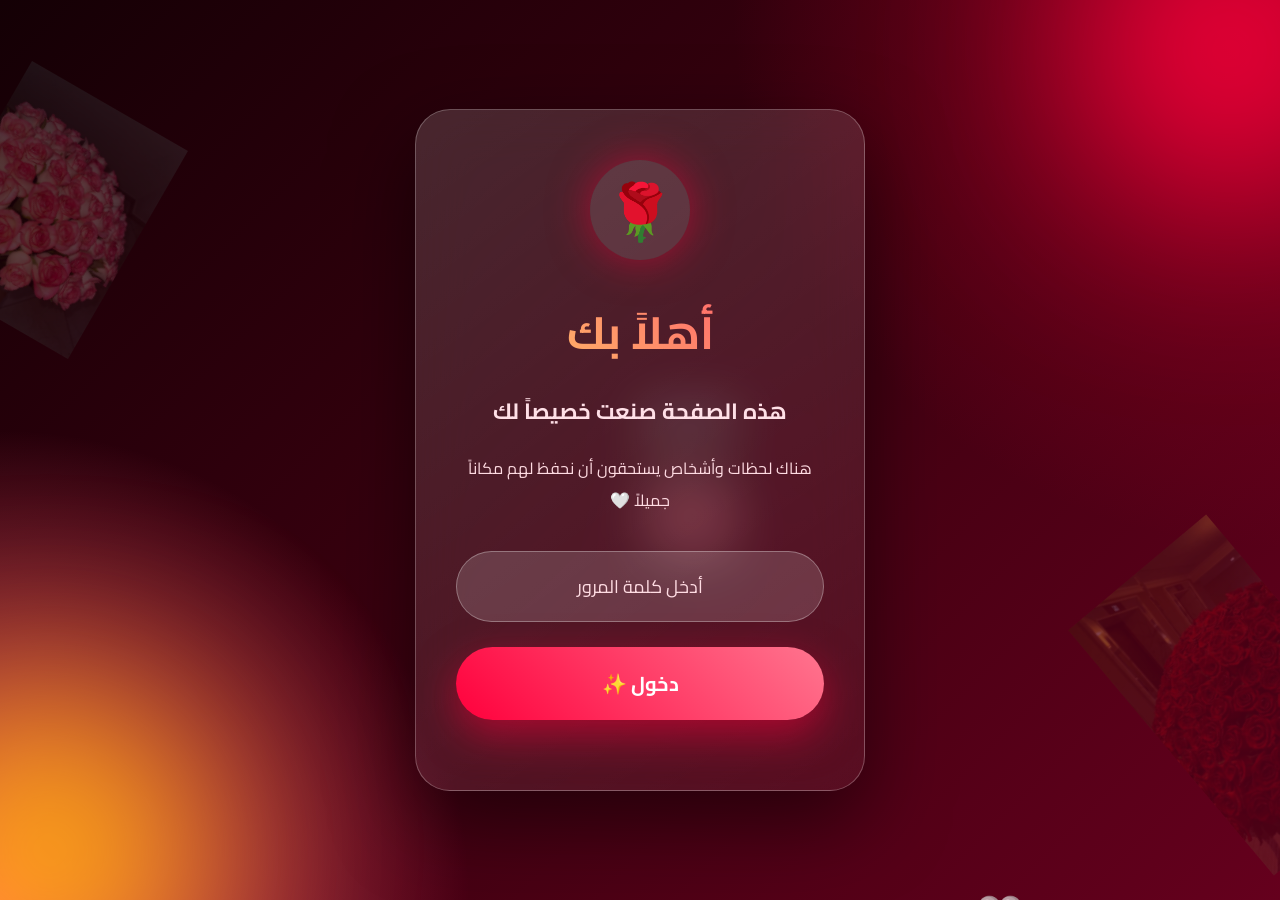
<file: index.html>
<!doctype html>
<html lang="ar" dir="rtl">
  <head>
    <meta charset="UTF-8" />

    <meta name="viewport" content="width=device-width, initial-scale=1.0" />

    <title>إلى شخص مميز 🤍</title>

    <!-- CSS -->

    <link rel="stylesheet" href="style.css" />

    <!-- Google Font -->

    <link rel="preconnect" href="https://fonts.googleapis.com" />

    <link rel="preconnect" href="https://fonts.gstatic.com" crossorigin />

    <link
      href="https://fonts.googleapis.com/css2?family=Cairo:wght@300;400;600;700;900&display=swap"
      rel="stylesheet"
    />
  </head>

  <body>
    <!-- Loading Screen -->

    <div class="loading">
      <div class="loader-heart">❤️</div>

      <h2>لحظة واحدة...</h2>

      <p>نحضر لك شيئاً مميزاً 🤍</p>
    </div>

    <!-- Background Effects -->

    <div class="particles"></div>

    <div class="flowers">
      <img src="images/download (1).jpg" class="flower1" />

      <img src="images/download (2).jpg" class="flower2" />

      <img src="images/download (4).jpg" class="flower4" />
    </div>

    <!-- Flying Hearts -->

    <div class="hearts"></div>

    <!-- Login Section -->

    <main class="login-container">
      <div class="login-card">
        <div class="logo">🌹</div>

        <h1>أهلاً بك</h1>

        <h3>هذه الصفحة صنعت خصيصاً لك</h3>

        <p>هناك لحظات وأشخاص يستحقون أن نحفظ لهم مكاناً جميلاً 🤍</p>

        <div class="input-box">
          <input type="password" id="password" placeholder="أدخل كلمة المرور" />
        </div>

        <button id="enterBtn">دخول ✨</button>

        <span id="error"> </span>
      </div>
    </main>

    <!-- JavaScript -->

    <script src="script.js"></script>
  </body>
</html>
</file>
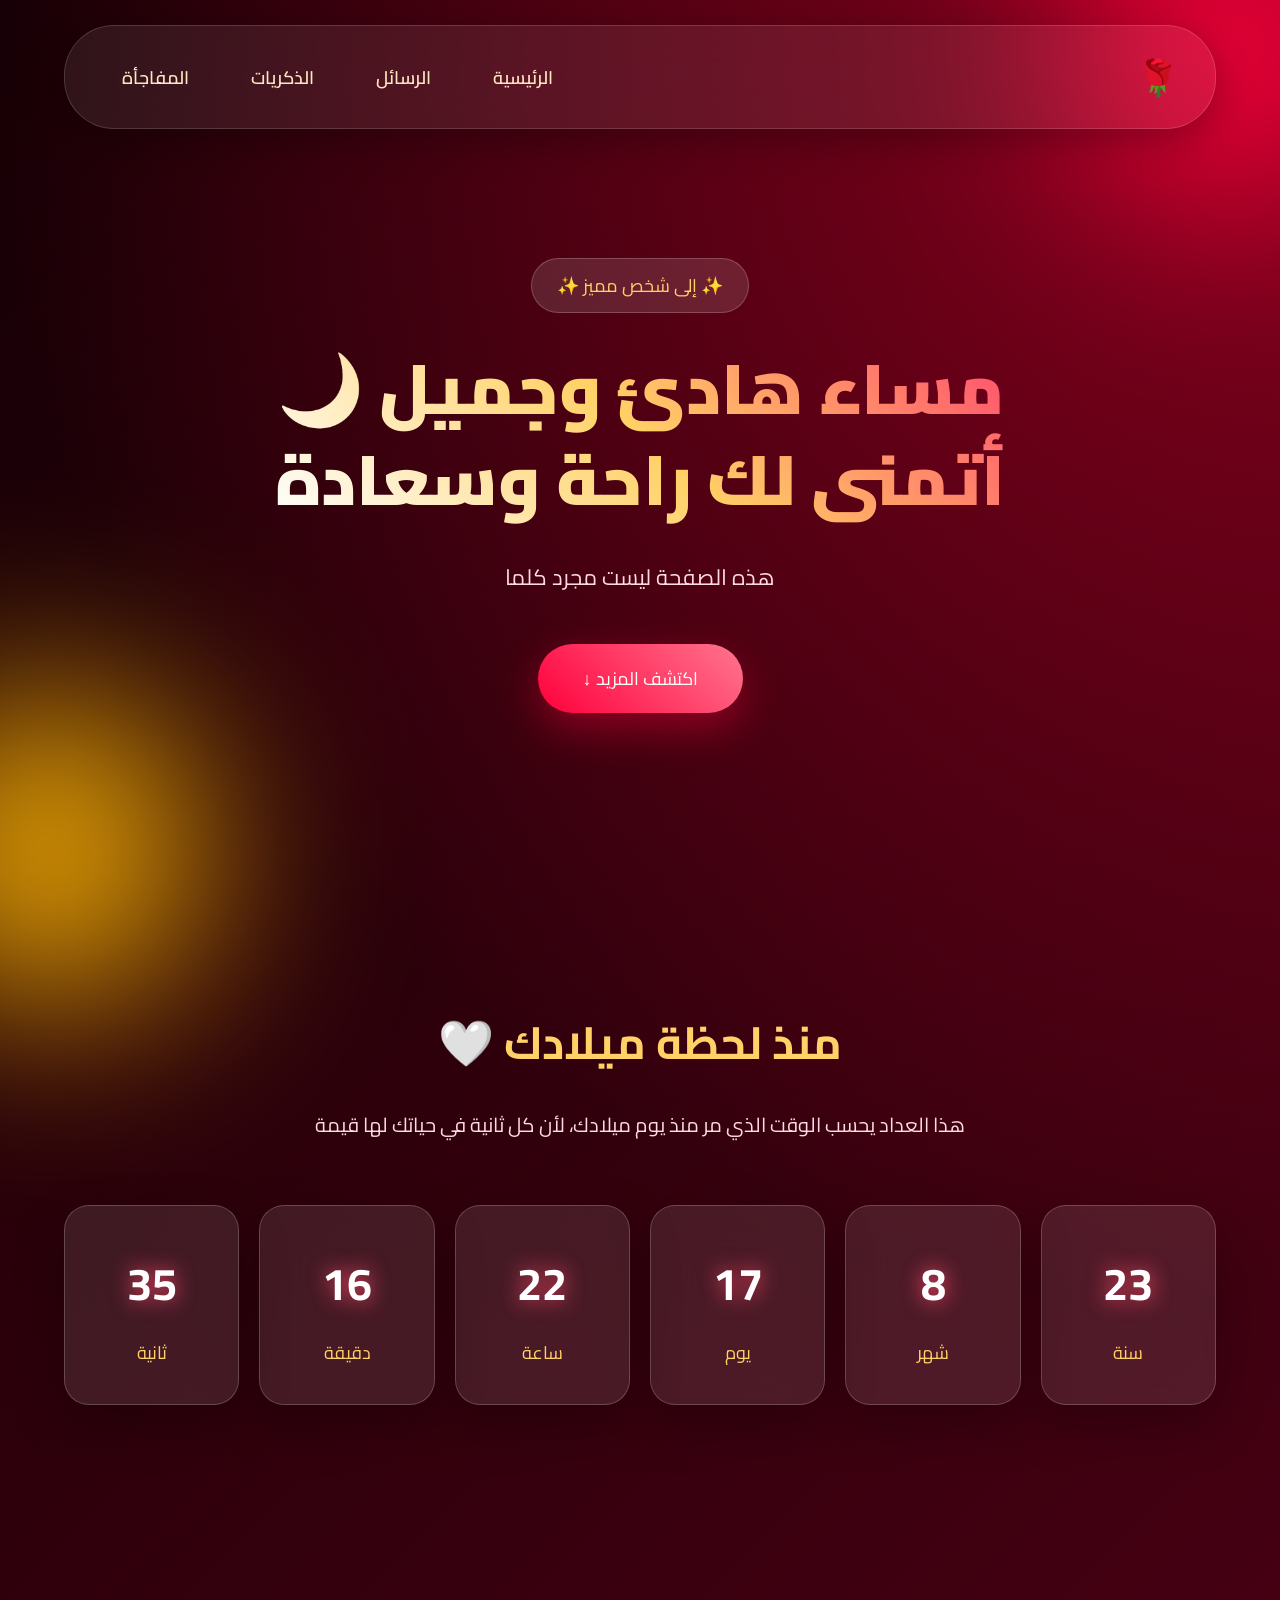
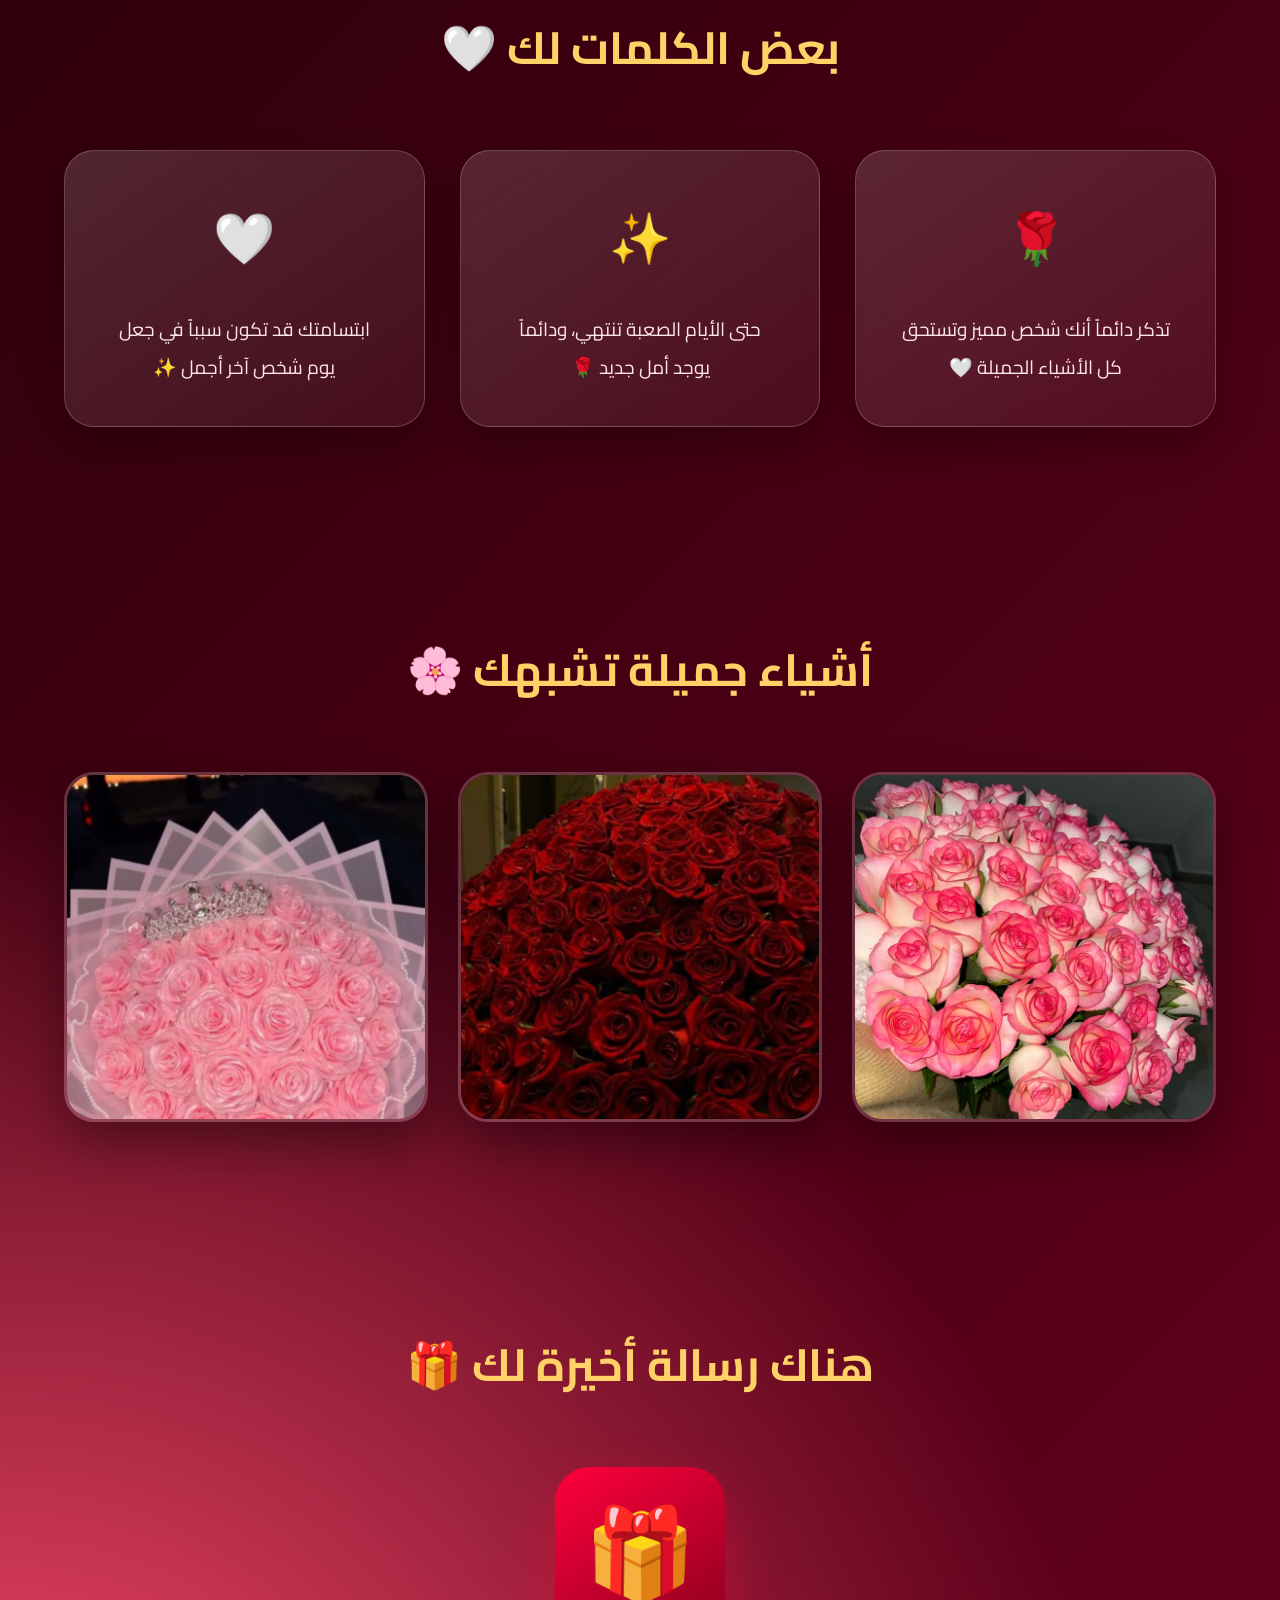
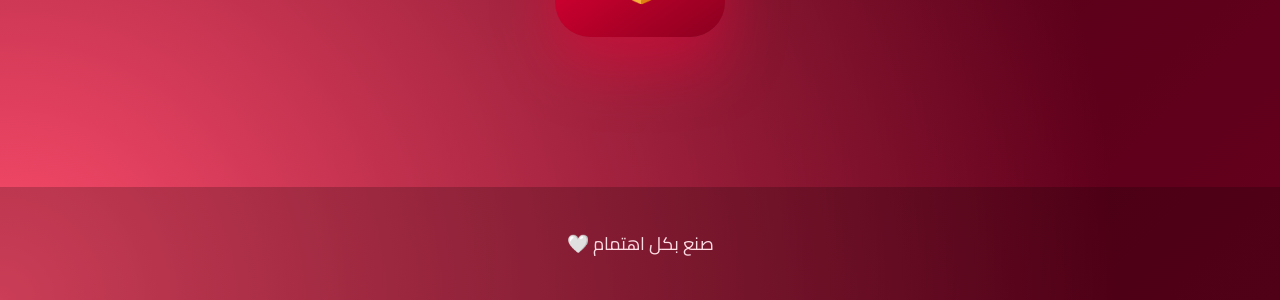
<file: home.html>
<!doctype html>
<html lang="ar" dir="rtl">
  <head>
    <meta charset="UTF-8" />

    <meta name="viewport" content="width=device-width, initial-scale=1.0" />

    <title>إلى شخص مميز 🤍</title>

    <link rel="stylesheet" href="style.css" />

    <link rel="preconnect" href="https://fonts.googleapis.com" />

    <link rel="preconnect" href="https://fonts.gstatic.com" crossorigin />

    <link
      href="https://fonts.googleapis.com/css2?family=Cairo:wght@300;400;600;700;900&display=swap"
      rel="stylesheet"
    />
  </head>

  <body>
    <!-- Loading -->

    <div class="loading">
      <div class="loader-heart">❤️</div>

      <h2>أهلاً بك 🤍</h2>

      <p>يتم تجهيز شيء خاص لك...</p>
    </div>

    <!-- Background -->

    <div class="particles"></div>

    <div class="hearts"></div>

    <!-- Navbar -->

    <nav class="navbar">
      <div class="nav-logo">🌹</div>

      <ul>
        <li><a href="#hero">الرئيسية</a></li>

        <li><a href="#messages">الرسائل</a></li>

        <li><a href="#memories">الذكريات</a></li>

        <li><a href="#surprise">المفاجأة</a></li>
      </ul>
    </nav>

    <!-- Hero Section -->

    <section class="hero" id="hero">
      <div class="hero-content">
        <span> ✨ إلى شخص مميز ✨ </span>

        <h1>هناك أشخاص يجعلون للحياة معنى أجمل</h1>

        <p>هذه الصفحة ليست مجرد كلمات... بل لحظات ورسائل صنعت خصيصاً لك 🤍</p>

        <a href="#counter"> اكتشف المزيد ↓ </a>
      </div>
    </section>

    <!-- Birthday Counter -->

    <section id="counter" class="counter-section">
      <h2>منذ لحظة ميلادك 🤍</h2>

      <p>
        هذا العداد يحسب الوقت الذي مر منذ يوم ميلادك، لأن كل ثانية في حياتك لها
        قيمة
      </p>

      <div class="counter-box">
        <div class="time">
          <h3 id="years">0</h3>

          <span> سنة </span>
        </div>

        <div class="time">
          <h3 id="months">0</h3>

          <span> شهر </span>
        </div>

        <div class="time">
          <h3 id="days">0</h3>

          <span> يوم </span>
        </div>

        <div class="time">
          <h3 id="hours">0</h3>

          <span> ساعة </span>
        </div>

        <div class="time">
          <h3 id="minutes">0</h3>

          <span> دقيقة </span>
        </div>

        <div class="time">
          <h3 id="seconds">0</h3>

          <span> ثانية </span>
        </div>
      </div>
    </section>

    <!-- Messages -->

    <section class="messages" id="messages">
      <h2>بعض الكلمات لك 🤍</h2>

      <div class="message-grid">
        <div class="message-card">
          <h3>🌹</h3>

          <p>لا تنسى أبداً أنك شخص مميز، وأن وجودك يصنع فرقاً.</p>
        </div>

        <div class="message-card">
          <h3>✨</h3>

          <p>مهما كانت الأيام صعبة، دائماً يوجد شيء جميل ينتظرك.</p>
        </div>

        <div class="message-card">
          <h3>🤍</h3>

          <p>ابتسم دائماً، فأنت تستحق كل الأشياء الجميلة.</p>
        </div>
      </div>
    </section>

    <!-- Flowers Gallery -->

    <section class="gallery" id="memories">
      <h2>أشياء جميلة تشبهك 🌸</h2>

      <div class="gallery-container">
        <img src="images/download (1).jpg" />

        <img src="images/download (2).jpg" />

        <img src="images/download (4).jpg" />
      </div>
    </section>

    <!-- Surprise -->

    <section class="surprise" id="surprise">
      <h2>هناك رسالة أخيرة لك 🎁</h2>

      <div class="gift" id="gift">🎁</div>

      <div class="hidden-message" id="hiddenMessage">
        <p>
          بصي انا عايز استغل الفرصة دي واقولك حاجة يمكن مقلتهاش كفاية قبل كده بس
          بجد انا ممتن جدا لكل حاجة حلوة منك ولكل موقف جميل عملتيه ولكل مرة كنتي
          فيها انسانة طيبة وجدعة حتى في الوقت اللي كان نفسك انتي نفسك تلاقي حد
          يقف جنبك انتي من الناس اللي وجودها في حياة اللي حواليها بيفرق حتى لو
          انتي مش واخدة بالك من ده عايزك تعرفي اني فخور بيكي جدا انا اه كلامي
          ميفرقش معاكي انت فخر ل اي حد كده كده مش علشان ماجستير ولا علشان سنين
          عدت وخلاص لكن علشان الطريقة اللي استحملتي بيها كل اللي حصل معاكي حتى
          في المشاكل اللي انت لسه فيها علشان كل مرة الدنيا ضغطت عليكي ومع ذلك
          حاولتي تكملي انا متاكد ان ده حصل علشان كده وصلتي للمكانة اللي انت ما
          شاء الله فيها حاليا علشان كل مرة تعبتي فيها ومقولتيش خلاص علشان قلبك
          اللي فضل طيب رغم انك اكيد اتوجعتي ف اي مرة او اي يوم انا عارف ان
          الفترة اللي فاتت مكنتش سهلة عليكي خالص وعارف انك شيلتي حاجات كتير
          جواكي يمكن ناس كتير مشافتش منها غير جزء صغير وانا من الناس دي بس انا
          متاكد انك كنت ادها وعايز اشكرك على كل حاجة حلوة منك اشكرك على ثقتك فيا
          عامة ف اي حاجة واشكرك انك سمحتيلي اكون موجود ولو بكلمة بسيطة او سماع
          بس ده شرف كبير ليا يمكن انتي مش عارفة بس اوقات كتير مجرد ان حد يلاقي
          شخص يسمعه من غير حكم عليه دي لوحدها بتفرق كتير وانتي كنتي بتديني ثقة
          كبيرة لما كنت بتشجعيني بس عايزك بقى تعرفي حاجة مهمة اوي متنسيش نفسك
          وسط كل اللي حصل متنسيش البنت الحلوة اللي جواكي متنسيش احلامك ومتنسيش
          انك مش مجرد جامعة ولا مجرد نتيجة ولا مجرد كلام ناس انتي انسانة ليكي
          قيمة كبيرة اكبر بكتير من اي ظرف عدي عليكي انا عايزك تبصي لنفسك بنفس
          النظرة اللي الناس اللي بتحبك بيبصوا بيها ليكي شوفي قد ايه انتي حاولتي
          وقد ايه انتي اجتهدتي وقد ايه قلبك كان نضيف حتى مع ناس وجعوكي مش كل
          الناس تعرف قيمة القلوب الطيبة ومش كل الناس تعرف تحافظ على الناس اللي
          بتحبها لكن ده عمره ما كان عيب فيكي بالعكس دي من اجمل الحاجات اللي فيكي
          وخليكي فاكرة ان المرحلة دي خلصت وبدأت صفحة جديدة ان شاء الله تبقي
          دكتورة اد الدنيا ومهما كان اللي حصل فيها فهي علمتك وقوتك وخلتك تعرفي
          نفسك اكتر وتعرفي مين يستحق يكون قريب منك ومين لا انا متأكد ان قدامك
          حاجات حلوة كتير ولسه هتشوفي من الدنيا مواقف تخليكي تعرفي ان كل التعب
          اللي فات كان له معنى ولسه هنبيع الأرض ونبقى اغنى حد على الارض😂♥️ بهزر
          ان شاء الله تبقي كده علشان تتصدقي وتقربي من ربنا اكتر وبدون بيع اي
          حاجة عموما شكرا بجد على كل حاجة حلوة منك شكرا على طيبتك وعلى احترامك
          وعلى قلبك وعلى ثقتك وعلى كل مرة كنتي فيها شخص جميل رغم انك كنتي محتاجة
          حد يكون جميل معاكي وخليكي دايما فاكرة انك تستحقي الخير والراحة والفرحة
          وان ربنا قادر يعوضك عن كل لحظة تعب وكل دمعة نزلت ف يوم ولا حاجة او يوم
          تعب امتحانات او حتى وانت صغيرة بحاجة اجمل بكتير واتمنى من قلبي ان
          الفترة الجاية تكون اهدى عليكي وتبدأي تشوفي نفسك بشكل احلى وتفتكري انك
          مش بس عديتي من مرحلة صعبة انتي خرجتي منها اقوى وانضج واوعى وانا موجود
          لو احتجتي تتكلمي او حتى لو محتاجة حد يسمعك بس متنسيش اهم شخص لازم يفضل
          جنبك وهو انتي نفسك يارب اشوفك احلى واجمل واشطر دكتوره في الدنيا يا رب
          🫶🌸
        </p>
      </div>
    </section>

    <footer>صنع بكل اهتمام 🤍</footer>

    <script src="script.js"></script>
  </body>
</html>
</file>
<file: style.css>
/* =====================================
        Global Settings
===================================== */


*{

    margin:0;
    padding:0;
    box-sizing:border-box;

    font-family:"Cairo",sans-serif;

}


html{

    scroll-behavior:smooth;

}


body{

    min-height:100vh;

    background:

    radial-gradient(circle at top right,#8b001f,transparent 35%),

    radial-gradient(circle at bottom left,#ff4d6d,transparent 30%),

    linear-gradient(

        135deg,

        #140005,

        #3d0010,

        #65001d

    );


    color:white;

    overflow-x:hidden;

}




/* =====================================
        Selection
===================================== */


::selection{

    background:#ffb703;

    color:#000;

}





/* =====================================
        Loading Screen
===================================== */


.loading{

    position:fixed;

    inset:0;

    background:

    linear-gradient(

    135deg,

    #120006,

    #8b001f

    );


    display:flex;

    flex-direction:column;

    justify-content:center;

    align-items:center;


    z-index:9999;


    animation:hideLoading 1s ease 3s forwards;

}



.loader-heart{

    font-size:80px;

    animation:

    heartbeat 1s infinite;

}



.loading h2{

    margin-top:20px;

    font-size:35px;

}



.loading p{

    margin-top:10px;

    color:#ffd6dd;

}





@keyframes heartbeat{


    0%{

        transform:scale(1);

    }


    50%{

        transform:scale(1.2);

    }


    100%{

        transform:scale(1);

    }


}




@keyframes hideLoading{


    to{

        opacity:0;

        visibility:hidden;

    }


}





/* =====================================
        Floating Hearts
===================================== */


.hearts{

    position:fixed;

    width:100%;

    height:100%;

    top:0;

    left:0;

    pointer-events:none;

    overflow:hidden;

    z-index:-1;

}



.heart{

    position:absolute;

    bottom:-50px;

    color:#fff;

    opacity:.7;


    animation:floatHeart linear infinite;


}



@keyframes floatHeart{


    from{

        transform:

        translateY(0)

        rotate(0deg);


        opacity:0;


    }



    20%{

        opacity:1;

    }




    to{

        transform:

        translateY(-120vh)

        rotate(360deg);



        opacity:0;


    }


}








/* =====================================
        Particles Background
===================================== */


.particles::before,
.particles::after{


    content:"";

    position:fixed;


    width:300px;

    height:300px;


    border-radius:50%;


    filter:blur(100px);


    z-index:-2;



}



.particles::before{


    background:#ff003c;


    top:-100px;

    right:-100px;


    animation:moveGlow 8s infinite alternate;


}




.particles::after{


    background:#ffb703;


    bottom:-100px;

    left:-100px;


    animation:moveGlow 10s infinite alternate;


}




@keyframes moveGlow{


    from{

        transform:translate(0);

    }


    to{

        transform:translate(80px,-50px);

    }


}






/* =====================================
        Flower Images
===================================== */


.flowers img{


    position:fixed;


    width:180px;


    opacity:.25;


    z-index:-1;


}




.flower1{

    top:10%;

    left:-40px;

    transform:rotate(30deg);


}



.flower2{


    bottom:5%;

    right:-50px;


    transform:rotate(-40deg);


}




.flower4{


    top:45%;

    left:50%;


    width:100px!important;


}
/* =====================================
        Navbar
===================================== */


.navbar{

    width:90%;

    position:fixed;

    top:25px;

    left:50%;

    transform:translateX(-50%);


    display:flex;

    justify-content:space-between;

    align-items:center;


    padding:18px 35px;


    background:rgba(255,255,255,.08);


    backdrop-filter:blur(20px);


    border:1px solid rgba(255,255,255,.15);


    border-radius:50px;


    z-index:1000;


    box-shadow:

    0 10px 40px rgba(0,0,0,.3);


}



.nav-logo{

    font-size:35px;


    animation:rotateRose 5s infinite linear;


}



@keyframes rotateRose{


    from{

        transform:rotate(0);

    }


    to{

        transform:rotate(360deg);

    }


}



.navbar ul{
    display: flex;
    align-items: center;
    gap: 18px;
    list-style: none;
}




.navbar li{


    cursor:pointer;


    font-size:17px;


    color:#ffe5ea;


    transition:.3s;


}




.navbar li:hover{


    color:#ffb703;


    transform:translateY(-3px);


}
.navbar a{
    position: relative;
    text-decoration: none;
    color: #ffe7c2;
    font-size: 18px;
    font-weight: 600;
    padding: 12px 22px;
    border-radius: 40px;
    transition: all .35s ease;
    overflow: hidden;
    z-index: 1;
}

/* الخلفية عند المرور */
.navbar a::before{
    content: "";
    position: absolute;
    inset: 0;
    background: linear-gradient(135deg,#ff9a5a,#ff5f8f);
    border-radius: inherit;
    transform: scaleX(0);
    transform-origin: left;
    transition: transform .35s ease;
    z-index: -1;
}

/* Hover */
.navbar a:hover::before{
    transform: scaleX(1);
}

.navbar a:hover{
    color: white;
    transform: translateY(-3px);
    box-shadow: 0 8px 25px rgba(255,120,140,.35);
}

/* الصفحة الحالية */
.navbar a.active{
    background: linear-gradient(135deg,#ff9a5a,#ff5f8f);
    color: white;
    box-shadow: 0 8px 25px rgba(255,120,140,.35);
}







/* =====================================
        Hero Section
===================================== */


.hero{


    min-height:100vh;


    display:flex;


    align-items:center;


    justify-content:center;


    text-align:center;


    padding:120px 20px 50px;


}




.hero-content{


    max-width:900px;


    animation:heroShow 1.5s ease;


}




.hero-content span{


    display:inline-block;


    padding:10px 25px;


    border-radius:50px;


    background:rgba(255,255,255,.12);


    border:1px solid rgba(255,255,255,.2);


    color:#ffd166;


    font-size:18px;


    margin-bottom:30px;


}




.hero h1{


    font-size:70px;


    line-height:1.3;


    font-weight:900;


    background:linear-gradient(

    45deg,

    #fff,

    #ffd166,

    #ff4d6d

    );


    -webkit-background-clip:text;


    color:transparent;


}



.hero p{


    margin-top:30px;


    font-size:22px;


    color:#ffdce3;


    line-height:2;


}



.hero a{


    display:inline-block;


    margin-top:45px;


    padding:18px 45px;


    border-radius:50px;


    text-decoration:none;


    color:white;


    background:

    linear-gradient(

    45deg,

    #ff003c,

    #ff758f

    );


    font-size:18px;


    box-shadow:

    0 15px 40px rgba(255,0,60,.4);


    transition:.4s;


}




.hero a:hover{


    transform:translateY(-8px) scale(1.05);


    box-shadow:

    0 25px 60px rgba(255,0,60,.6);


}




@keyframes heroShow{


    from{

        opacity:0;

        transform:translateY(80px);


    }


    to{

        opacity:1;

        transform:translateY(0);


    }


}








/* =====================================
        Glass Effect General
===================================== */


.counter-section,
.messages,
.gallery,
.surprise{


    width:90%;


    margin:auto;


    padding:100px 0;


}




/* =====================================
        Birthday Counter
===================================== */


.counter-section{

    text-align:center;

}



.counter-section h2{

    font-size:45px;

    margin-bottom:20px;


    color:#ffd166;

}



.counter-section > p{

    max-width:700px;

    margin:auto;

    color:#ffdce3;

    font-size:20px;

    line-height:2;

}





.counter-box{


    margin-top:60px;


    display:grid;


    grid-template-columns:

    repeat(6,1fr);


    gap:20px;


}



.time{


    padding:35px 15px;


    background:

    rgba(255,255,255,.1);


    backdrop-filter:blur(20px);



    border-radius:25px;


    border:

    1px solid rgba(255,255,255,.2);



    box-shadow:


    0 20px 50px rgba(0,0,0,.25);



    transition:.4s;


}




.time:hover{


    transform:

    translateY(-15px)

    scale(1.05);



    background:

    rgba(255,255,255,.18);



}




.time h3{


    font-size:45px;


    color:#fff;


    text-shadow:


    0 0 20px #ff4d6d;


}



.time span{


    display:block;


    margin-top:10px;


    color:#ffd166;


    font-size:18px;


}







/* =====================================
        Messages Section
===================================== */


.messages h2,
.gallery h2,
.surprise h2{


    text-align:center;


    font-size:45px;


    margin-bottom:60px;


    color:#ffd166;


}




.message-grid{


    display:grid;


    grid-template-columns:

    repeat(auto-fit,minmax(280px,1fr));


    gap:35px;


}





.message-card{


    padding:40px;


    min-height:260px;



    display:flex;


    flex-direction:column;


    justify-content:center;


    align-items:center;


    text-align:center;



    background:


    linear-gradient(

    145deg,

    rgba(255,255,255,.15),

    rgba(255,255,255,.05)

    );



    border-radius:30px;



    border:

    1px solid rgba(255,255,255,.2);



    backdrop-filter:blur(20px);



    transition:.5s;



    box-shadow:


    0 20px 40px rgba(0,0,0,.25);


}




.message-card:hover{


    transform:

    translateY(-15px)

    rotate(2deg);



    box-shadow:


    0 30px 70px rgba(255,0,60,.3);


}





.message-card h3{


    font-size:50px;


    margin-bottom:25px;


}




.message-card p{


    font-size:19px;


    color:#ffe6eb;


    line-height:2;


}





/* =====================================
        Gallery
===================================== */


.gallery-container{


    display:grid;


    grid-template-columns:

    repeat(auto-fit,minmax(250px,1fr));


    gap:30px;


}




.gallery-container img{


    width:100%;


    height:350px;


    object-fit:cover;


    border-radius:30px;



    border:

    3px solid rgba(255,255,255,.2);



    transition:.5s;



    box-shadow:


    0 20px 50px rgba(0,0,0,.4);



}





.gallery-container img:hover{


    transform:


    scale(1.08);


    border-color:#ffd166;



}





/* =====================================
        Surprise Gift
===================================== */


.surprise{

    text-align:center;

}



.gift{


    width:170px;

    height:170px;


    margin:50px auto;



    display:flex;


    justify-content:center;


    align-items:center;



    font-size:90px;


    cursor:pointer;



    background:

    linear-gradient(

    145deg,

    #ff003c,

    #8b001f

    );



    border-radius:35px;



    box-shadow:


    0 30px 60px rgba(255,0,60,.4);



    transition:.5s;



    animation:

    giftFloat 3s infinite ease-in-out;



}





.gift:hover{


    transform:

    scale(1.15)

    rotate(5deg);



}




@keyframes giftFloat{


    0%,100%{

        transform:translateY(0);

    }


    50%{

        transform:translateY(-20px);

    }


}







.hidden-message{


    display:none;


    max-width:750px;


    margin:40px auto;


    padding:45px;



    background:

    rgba(255,255,255,.12);



    border-radius:30px;


    backdrop-filter:blur(25px);



    border:

    1px solid rgba(255,255,255,.25);



    animation:

    messageShow .8s ease;


}



.hidden-message p{


    font-size:22px;


    line-height:2.2;


    color:#ffe8ed;



}



@keyframes messageShow{


    from{


        opacity:0;


        transform:scale(.7);


    }


    to{


        opacity:1;


        transform:scale(1);


    }


}







/* =====================================
        Footer
===================================== */


footer{


    text-align:center;


    padding:40px;


    background:

    rgba(0,0,0,.2);



    color:#ffdce3;


    font-size:18px;


}






/* =====================================
        Mobile Responsive
===================================== */



@media(max-width:900px){



.navbar{


    width:95%;


    padding:15px 20px;


}



.navbar ul{


    gap:15px;


}



.navbar li{


    font-size:13px;


}




.hero h1{


    font-size:45px;


}




.hero p{


    font-size:17px;


}





.counter-box{


    grid-template-columns:

    repeat(3,1fr);


}




}





@media(max-width:600px){



.navbar{


    display:none;


}




.hero{


    padding-top:80px;


}



.hero h1{


    font-size:34px;


}



.hero-content span{


    font-size:14px;


}




.counter-box{


    grid-template-columns:

    repeat(2,1fr);


}



.time{


    padding:25px 10px;


}



.time h3{


    font-size:35px;


}



.counter-section h2,
.messages h2,
.gallery h2,
.surprise h2{


    font-size:32px;


}




.message-card{


    padding:30px 20px;


}




.gallery-container img{


    height:280px;


}



.gift{


    width:130px;


    height:130px;


    font-size:65px;


}



.hidden-message p{


    font-size:18px;


}



}






/* =====================================
        Smooth Animation
===================================== */


section{


    animation:

    sectionFade 1s ease;


}




@keyframes sectionFade{


    from{


        opacity:0;


        transform:translateY(50px);


    }



    to{


        opacity:1;


        transform:translateY(0);


    }


}
/* =====================================
        Login Page Design
===================================== */


.login-container{

    min-height:100vh;

    display:flex;

    justify-content:center;

    align-items:center;

    padding:30px;

}



.login-card{

    width:450px;

    padding:50px 40px;

    text-align:center;


    background:

    linear-gradient(

    145deg,

    rgba(255,255,255,.15),

    rgba(255,255,255,.05)

    );


    backdrop-filter:blur(25px);


    border-radius:35px;


    border:

    1px solid rgba(255,255,255,.25);



    box-shadow:

    0 30px 80px rgba(0,0,0,.5);



    animation:

    loginShow 1.2s ease;



}



@keyframes loginShow{


from{

opacity:0;

transform:

translateY(80px)

scale(.8);

}


to{


opacity:1;

transform:

translateY(0)

scale(1);


}


}





.logo{


    width:100px;

    height:100px;

    margin:auto;


    display:flex;

    justify-content:center;

    align-items:center;



    font-size:55px;



    border-radius:50%;


    background:

    rgba(255,255,255,.1);



    box-shadow:

    0 0 40px rgba(255,0,60,.5);



    animation:

    logoPulse 2s infinite;


}





@keyframes logoPulse{


50%{

transform:scale(1.1);

}


}






.login-card h1{


    margin-top:30px;


    font-size:45px;



    background:

    linear-gradient(

    45deg,

    #ffd166,

    #ff4d6d

    );


    -webkit-background-clip:text;

    color:transparent;



}



.login-card h3{


    margin-top:15px;


    color:#ffe0e7;


    font-size:22px;


}



.login-card p{


    margin-top:20px;


    line-height:2;


    color:#ffdce3;


}





.input-box{


    margin-top:35px;


}



.input-box input{


    width:100%;


    padding:18px 25px;


    border:none;


    outline:none;


    border-radius:50px;



    background:

    rgba(255,255,255,.15);



    color:white;


    font-size:18px;


    text-align:center;



    border:

    1px solid rgba(255,255,255,.3);



}



.input-box input::placeholder{


color:#ffdce3;


}







#enterBtn{


    width:100%;


    margin-top:25px;


    padding:18px;


    border:none;


    border-radius:50px;


    cursor:pointer;


    font-size:20px;


    font-weight:bold;



    color:white;



    background:

    linear-gradient(

    45deg,

    #ff003c,

    #ff758f

    );



    box-shadow:

    0 15px 40px rgba(255,0,60,.5);



    transition:.4s;


}





#enterBtn:hover{


    transform:

    translateY(-7px);



    box-shadow:

    0 25px 60px rgba(255,0,60,.7);


}





#error{


display:block;


margin-top:20px;


font-size:18px;


}
</file>
